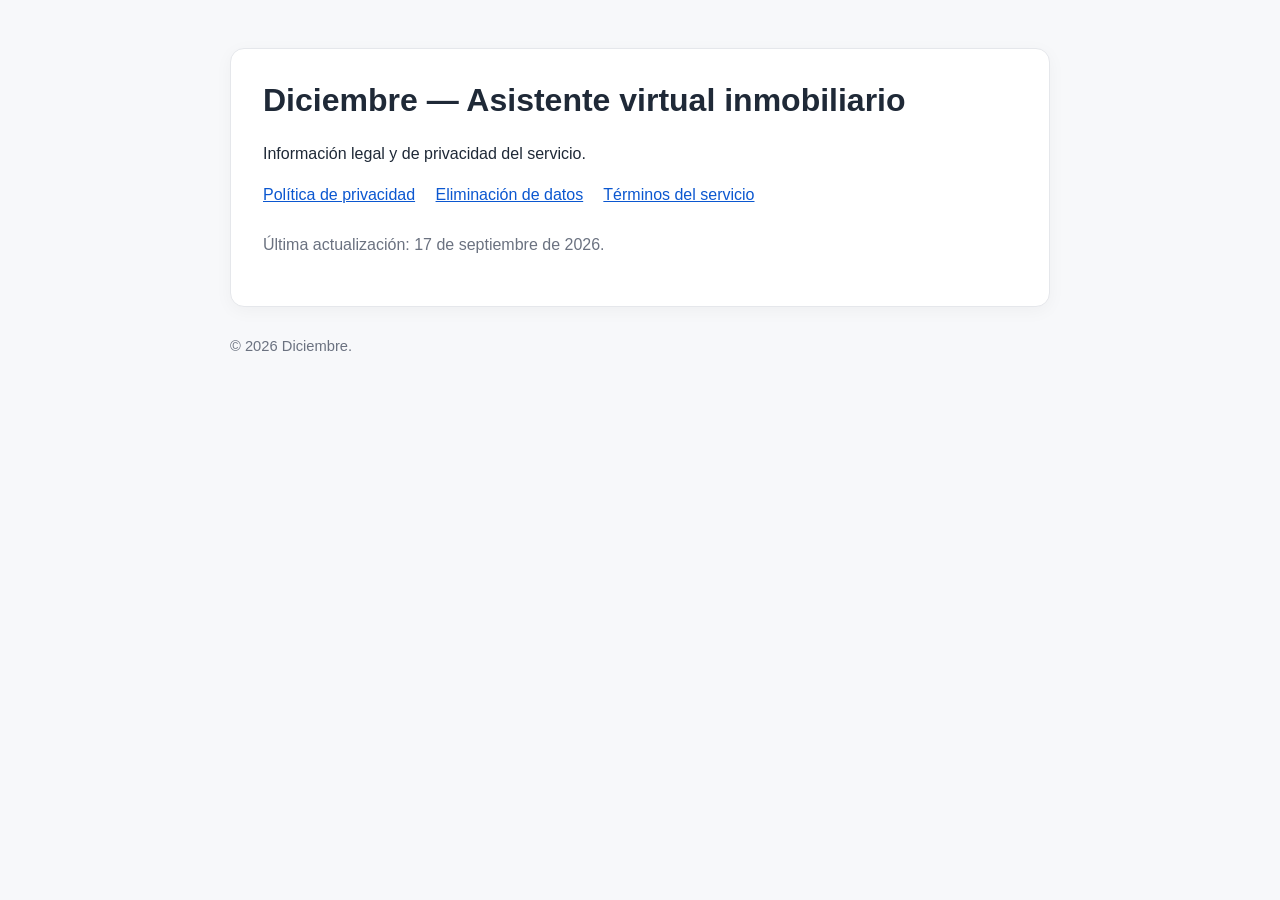
<file: index.html>
<!doctype html>
<html lang="es">
<head>
<meta charset="utf-8">
<meta name="viewport" content="width=device-width, initial-scale=1">
<title>Diciembre — Información legal</title>
<link rel="stylesheet" href="styles.css">
</head>
<body>
<main>
  <div class="card">
    <h1>Diciembre — Asistente virtual inmobiliario</h1>
    <p>Información legal y de privacidad del servicio.</p>
    <nav>
      <a href="privacy.html">Política de privacidad</a>
      <a href="data-deletion.html">Eliminación de datos</a>
      <a href="terms.html">Términos del servicio</a>
    </nav>
    <p class="muted">Última actualización: 17 de septiembre de 2026.</p>
  </div>
  <footer>© 2026 Diciembre.</footer>
</main>
</body>
</html>
</file>
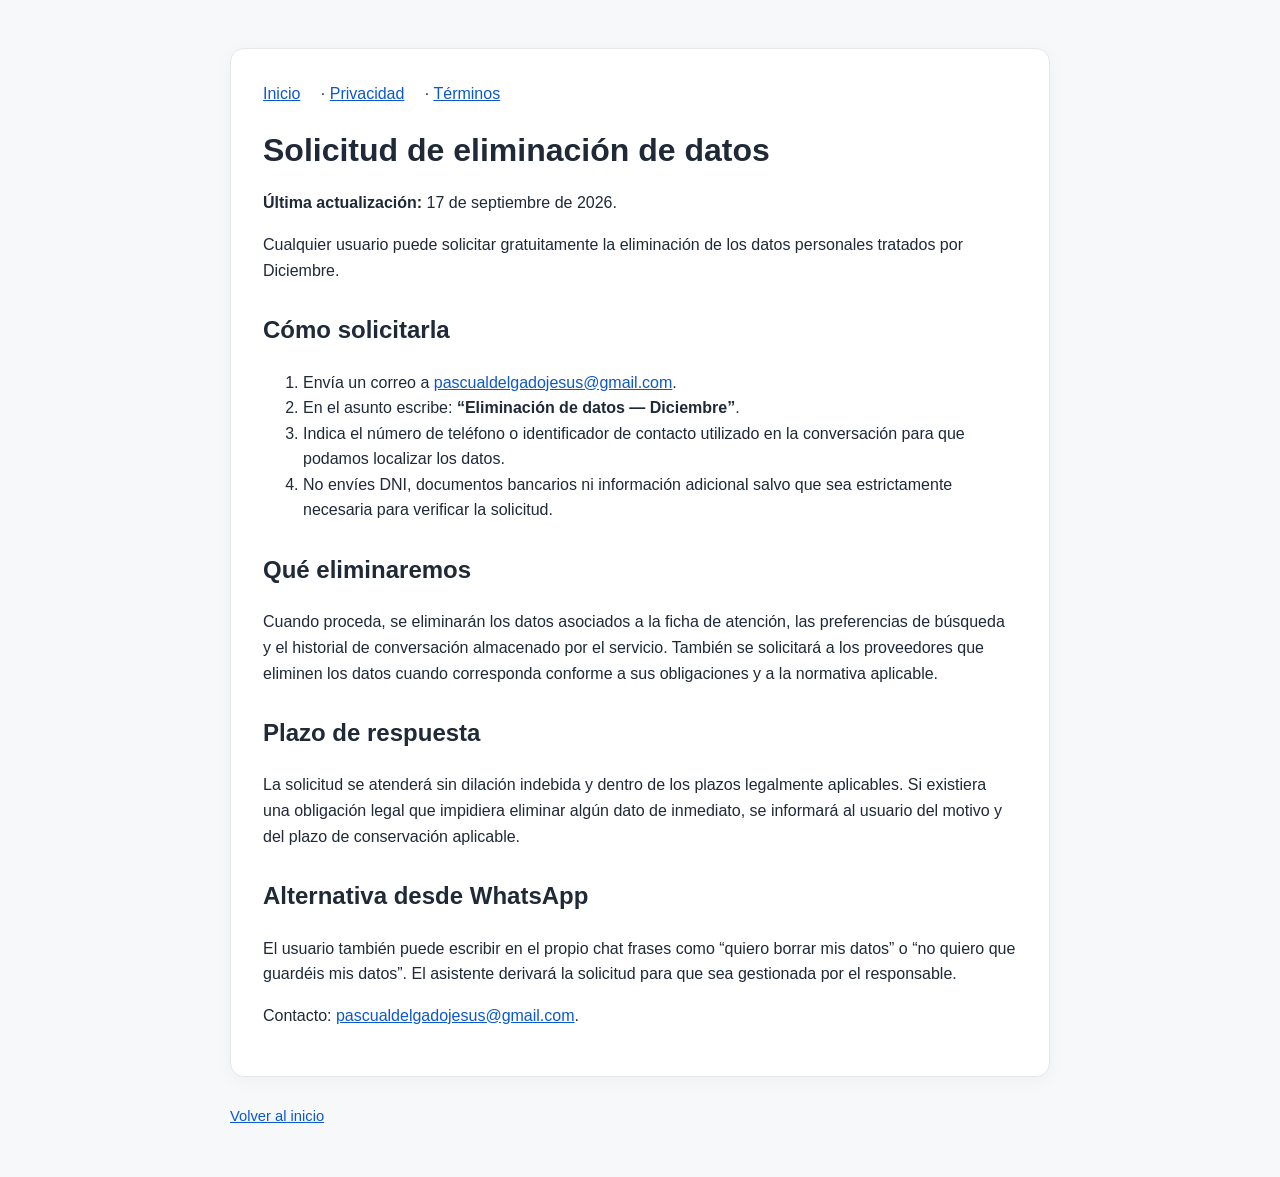
<file: data-deletion.html>
<!doctype html>
<html lang="es">
<head>
<meta charset="utf-8">
<meta name="viewport" content="width=device-width, initial-scale=1">
<title>Eliminación de datos — Diciembre</title>
<link rel="stylesheet" href="styles.css">
</head>
<body>
<main>
<div class="card">
<nav><a href="index.html">Inicio</a> · <a href="privacy.html">Privacidad</a> · <a href="terms.html">Términos</a></nav>
<h1>Solicitud de eliminación de datos</h1>
<p><strong>Última actualización:</strong> 17 de septiembre de 2026.</p>

<p>
Cualquier usuario puede solicitar gratuitamente la eliminación de los datos personales tratados por Diciembre.
</p>

<h2>Cómo solicitarla</h2>
<ol>
  <li>Envía un correo a <a href="mailto:pascualdelgadojesus@gmail.com">pascualdelgadojesus@gmail.com</a>.</li>
  <li>En el asunto escribe: <strong>“Eliminación de datos — Diciembre”</strong>.</li>
  <li>Indica el número de teléfono o identificador de contacto utilizado en la conversación para que podamos localizar los datos.</li>
  <li>No envíes DNI, documentos bancarios ni información adicional salvo que sea estrictamente necesaria para verificar la solicitud.</li>
</ol>

<h2>Qué eliminaremos</h2>
<p>
Cuando proceda, se eliminarán los datos asociados a la ficha de atención, las preferencias de búsqueda y el historial
de conversación almacenado por el servicio. También se solicitará a los proveedores que eliminen los datos cuando
corresponda conforme a sus obligaciones y a la normativa aplicable.
</p>

<h2>Plazo de respuesta</h2>
<p>
La solicitud se atenderá sin dilación indebida y dentro de los plazos legalmente aplicables.
Si existiera una obligación legal que impidiera eliminar algún dato de inmediato, se informará al usuario del motivo
y del plazo de conservación aplicable.
</p>

<h2>Alternativa desde WhatsApp</h2>
<p>
El usuario también puede escribir en el propio chat frases como “quiero borrar mis datos” o “no quiero que guardéis mis datos”.
El asistente derivará la solicitud para que sea gestionada por el responsable.
</p>

<p>Contacto: <a href="mailto:pascualdelgadojesus@gmail.com">pascualdelgadojesus@gmail.com</a>.</p>
</div>
<footer><a href="index.html">Volver al inicio</a></footer>
</main>
</body>
</html>
</file>
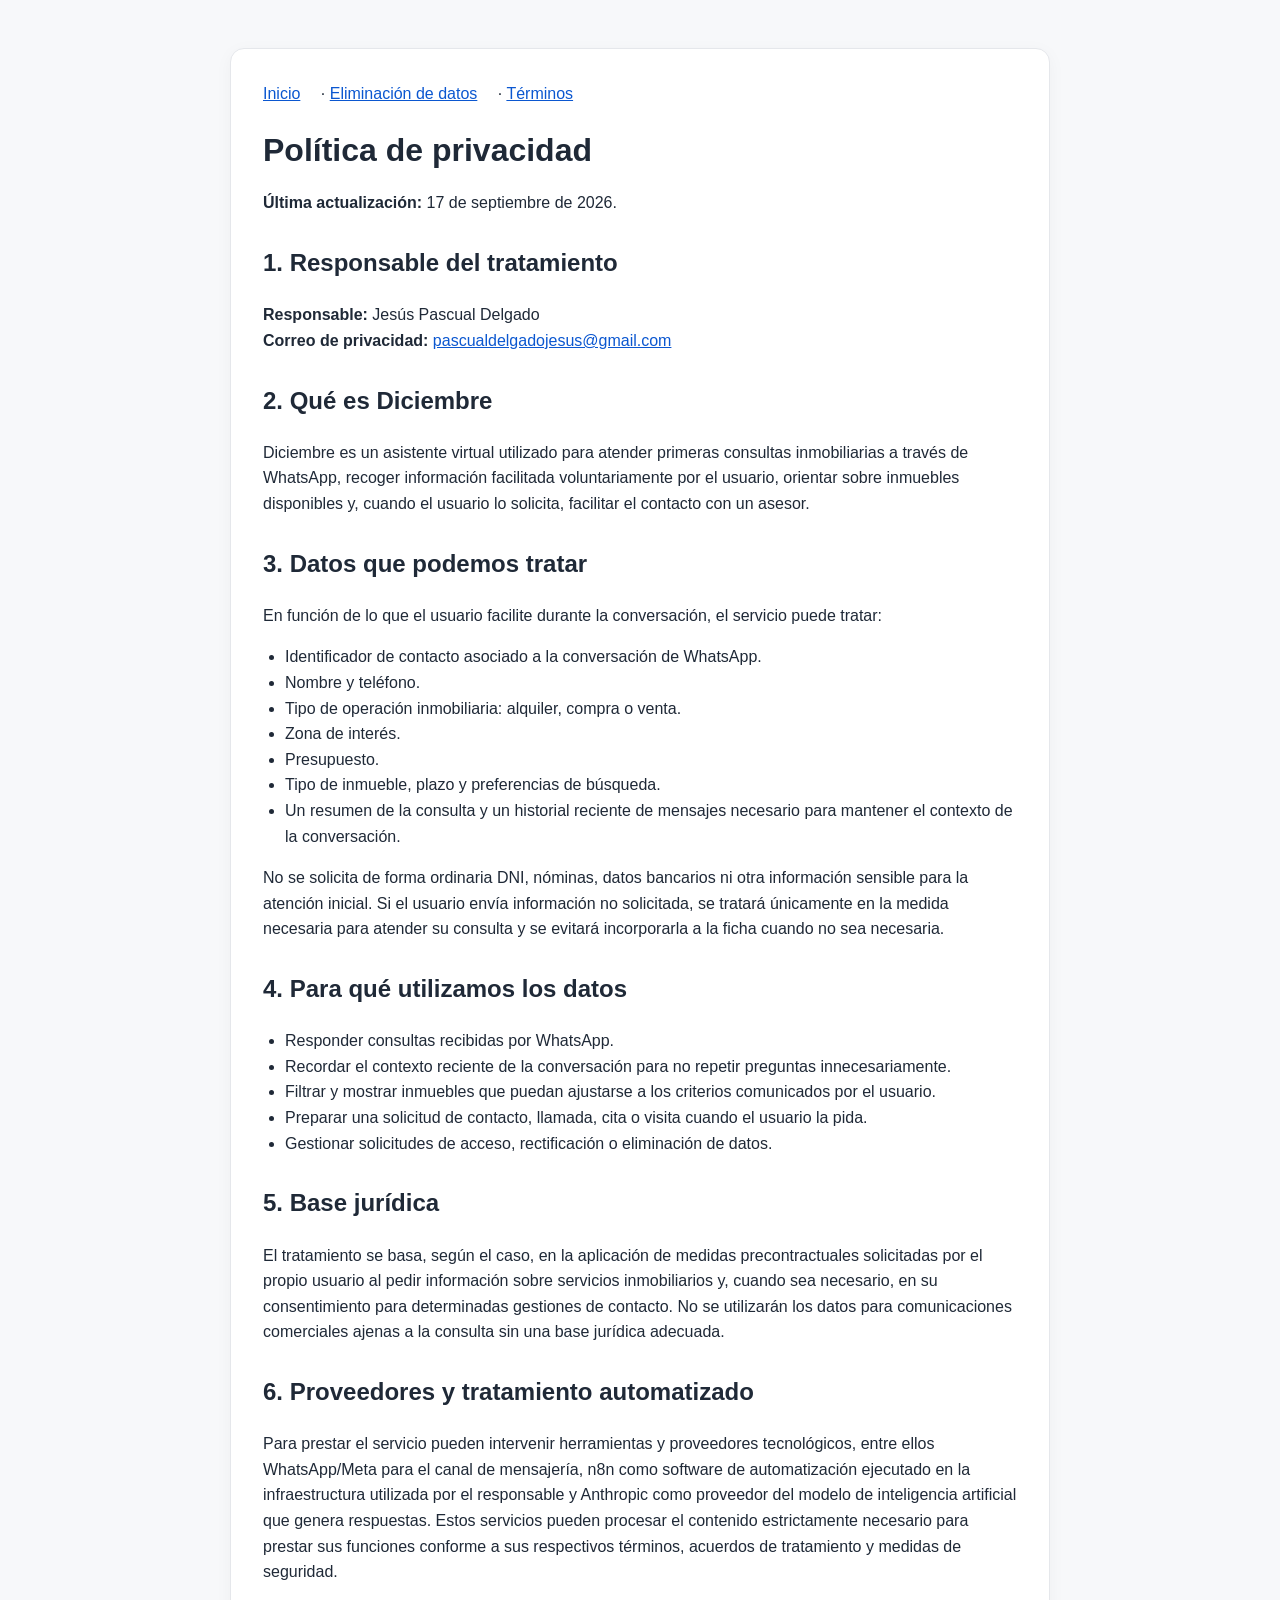
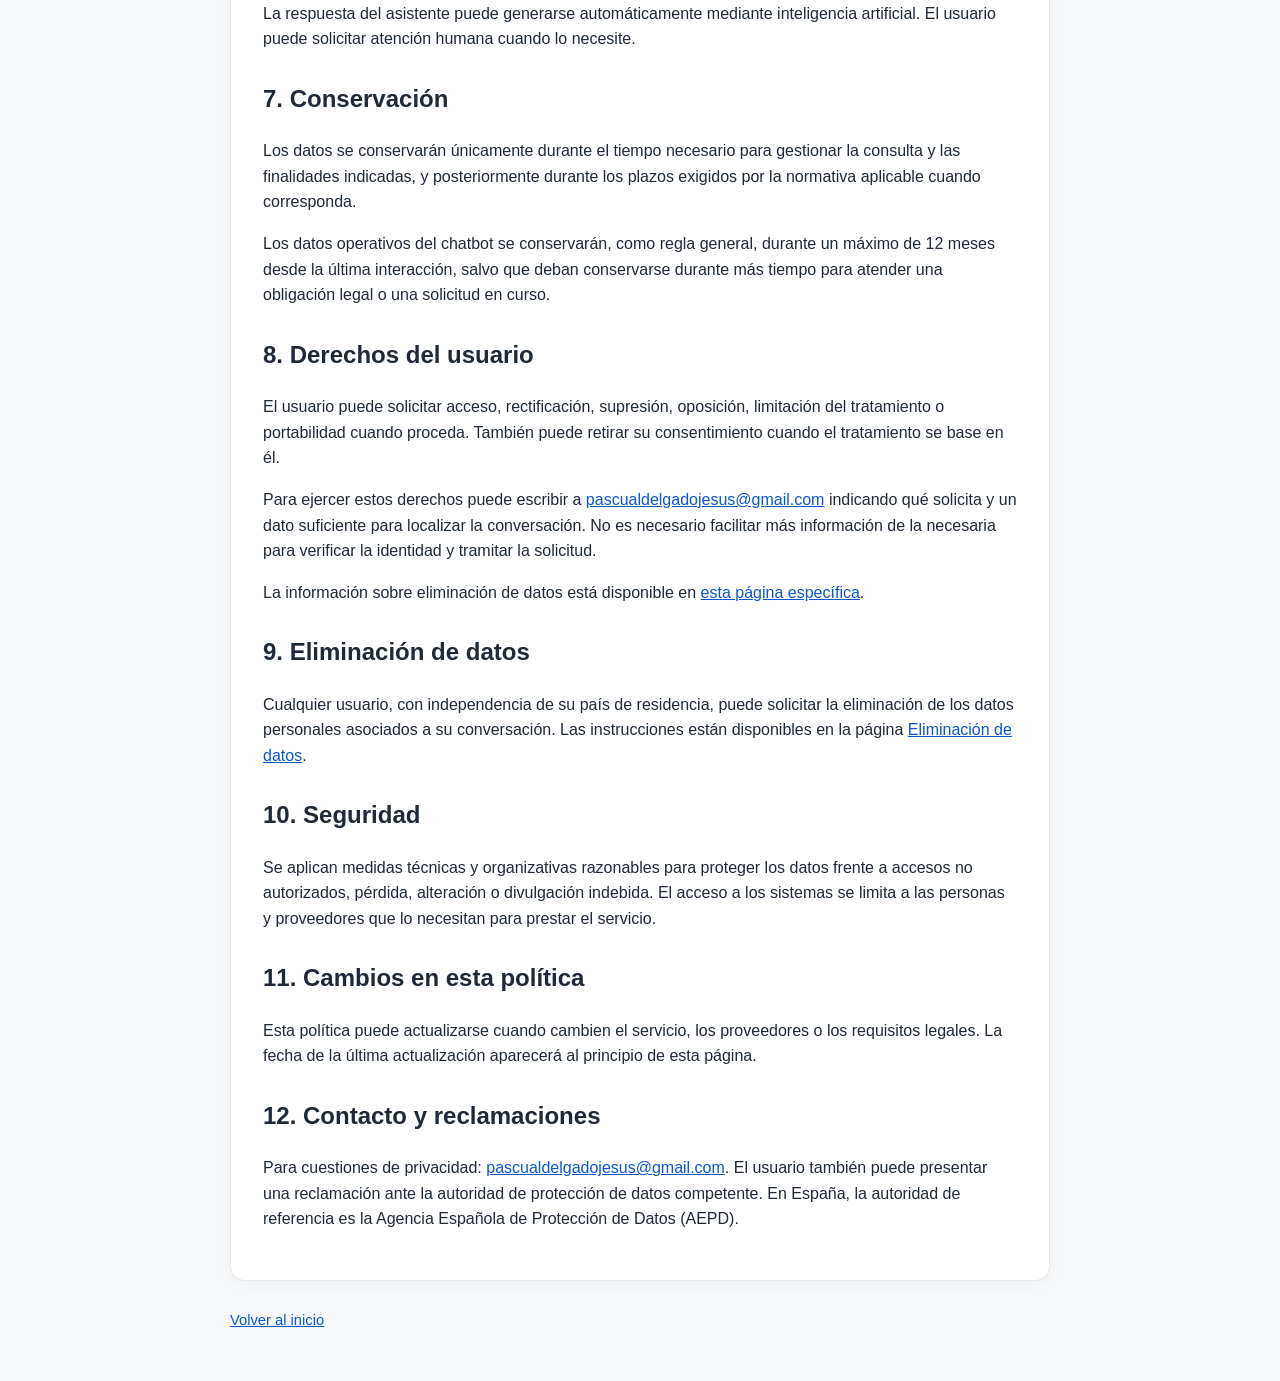
<file: privacy.html>
<!doctype html>
<html lang="es">
<head>
<meta charset="utf-8">
<meta name="viewport" content="width=device-width, initial-scale=1">
<title>Política de privacidad — Diciembre</title>
<link rel="stylesheet" href="styles.css">
</head>
<body>
<main>
<div class="card">
<nav><a href="index.html">Inicio</a> · <a href="data-deletion.html">Eliminación de datos</a> · <a href="terms.html">Términos</a></nav>
<h1>Política de privacidad</h1>
<p><strong>Última actualización:</strong> 17 de septiembre de 2026.</p>

<h2>1. Responsable del tratamiento</h2>
<p>
<strong>Responsable:</strong> Jesús Pascual Delgado<br>
<strong>Correo de privacidad:</strong> <a href="mailto:pascualdelgadojesus@gmail.com">pascualdelgadojesus@gmail.com</a>
</p>

<h2>2. Qué es Diciembre</h2>
<p>
Diciembre es un asistente virtual utilizado para atender primeras consultas inmobiliarias a través de WhatsApp,
recoger información facilitada voluntariamente por el usuario, orientar sobre inmuebles disponibles y,
cuando el usuario lo solicita, facilitar el contacto con un asesor.
</p>

<h2>3. Datos que podemos tratar</h2>
<p>En función de lo que el usuario facilite durante la conversación, el servicio puede tratar:</p>
<ul>
  <li>Identificador de contacto asociado a la conversación de WhatsApp.</li>
  <li>Nombre y teléfono.</li>
  <li>Tipo de operación inmobiliaria: alquiler, compra o venta.</li>
  <li>Zona de interés.</li>
  <li>Presupuesto.</li>
  <li>Tipo de inmueble, plazo y preferencias de búsqueda.</li>
  <li>Un resumen de la consulta y un historial reciente de mensajes necesario para mantener el contexto de la conversación.</li>
</ul>
<p>
No se solicita de forma ordinaria DNI, nóminas, datos bancarios ni otra información sensible para la atención inicial.
Si el usuario envía información no solicitada, se tratará únicamente en la medida necesaria para atender su consulta
y se evitará incorporarla a la ficha cuando no sea necesaria.
</p>

<h2>4. Para qué utilizamos los datos</h2>
<ul>
  <li>Responder consultas recibidas por WhatsApp.</li>
  <li>Recordar el contexto reciente de la conversación para no repetir preguntas innecesariamente.</li>
  <li>Filtrar y mostrar inmuebles que puedan ajustarse a los criterios comunicados por el usuario.</li>
  <li>Preparar una solicitud de contacto, llamada, cita o visita cuando el usuario la pida.</li>
  <li>Gestionar solicitudes de acceso, rectificación o eliminación de datos.</li>
</ul>

<h2>5. Base jurídica</h2>
<p>
El tratamiento se basa, según el caso, en la aplicación de medidas precontractuales solicitadas por el propio usuario
al pedir información sobre servicios inmobiliarios y, cuando sea necesario, en su consentimiento para determinadas
gestiones de contacto. No se utilizarán los datos para comunicaciones comerciales ajenas a la consulta sin una base
jurídica adecuada.
</p>

<h2>6. Proveedores y tratamiento automatizado</h2>
<p>
Para prestar el servicio pueden intervenir herramientas y proveedores tecnológicos, entre ellos WhatsApp/Meta para el
canal de mensajería, n8n como software de automatización ejecutado en la infraestructura utilizada por el responsable
y Anthropic como proveedor del modelo de inteligencia artificial que genera respuestas. Estos servicios pueden procesar
el contenido estrictamente necesario para prestar sus funciones conforme a sus respectivos términos, acuerdos de
tratamiento y medidas de seguridad.
</p>
<p>
La respuesta del asistente puede generarse automáticamente mediante inteligencia artificial. El usuario puede solicitar
atención humana cuando lo necesite.
</p>

<h2>7. Conservación</h2>
<p>
Los datos se conservarán únicamente durante el tiempo necesario para gestionar la consulta y las finalidades indicadas,
y posteriormente durante los plazos exigidos por la normativa aplicable cuando corresponda.
</p>
<p>
Los datos operativos del chatbot se conservarán, como regla general, durante un máximo de 12 meses desde la última interacción, salvo que deban conservarse durante más tiempo para atender una obligación legal o una solicitud en curso.
</p>

<h2>8. Derechos del usuario</h2>
<p>
El usuario puede solicitar acceso, rectificación, supresión, oposición, limitación del tratamiento o portabilidad cuando
proceda. También puede retirar su consentimiento cuando el tratamiento se base en él.
</p>
<p>
Para ejercer estos derechos puede escribir a
<a href="mailto:pascualdelgadojesus@gmail.com">pascualdelgadojesus@gmail.com</a>
indicando qué solicita y un dato suficiente para localizar la conversación. No es necesario facilitar más información
de la necesaria para verificar la identidad y tramitar la solicitud.
</p>
<p>
La información sobre eliminación de datos está disponible en
<a href="data-deletion.html">esta página específica</a>.
</p>

<h2>9. Eliminación de datos</h2>
<p>
Cualquier usuario, con independencia de su país de residencia, puede solicitar la eliminación de los datos personales
asociados a su conversación. Las instrucciones están disponibles en la página
<a href="data-deletion.html">Eliminación de datos</a>.
</p>

<h2>10. Seguridad</h2>
<p>
Se aplican medidas técnicas y organizativas razonables para proteger los datos frente a accesos no autorizados,
pérdida, alteración o divulgación indebida. El acceso a los sistemas se limita a las personas y proveedores que
lo necesitan para prestar el servicio.
</p>

<h2>11. Cambios en esta política</h2>
<p>
Esta política puede actualizarse cuando cambien el servicio, los proveedores o los requisitos legales.
La fecha de la última actualización aparecerá al principio de esta página.
</p>

<h2>12. Contacto y reclamaciones</h2>
<p>
Para cuestiones de privacidad: <a href="mailto:pascualdelgadojesus@gmail.com">pascualdelgadojesus@gmail.com</a>.
El usuario también puede presentar una reclamación ante la autoridad de protección de datos competente.
En España, la autoridad de referencia es la Agencia Española de Protección de Datos (AEPD).
</p>
</div>
<footer><a href="index.html">Volver al inicio</a></footer>
</main>
</body>
</html>
</file>
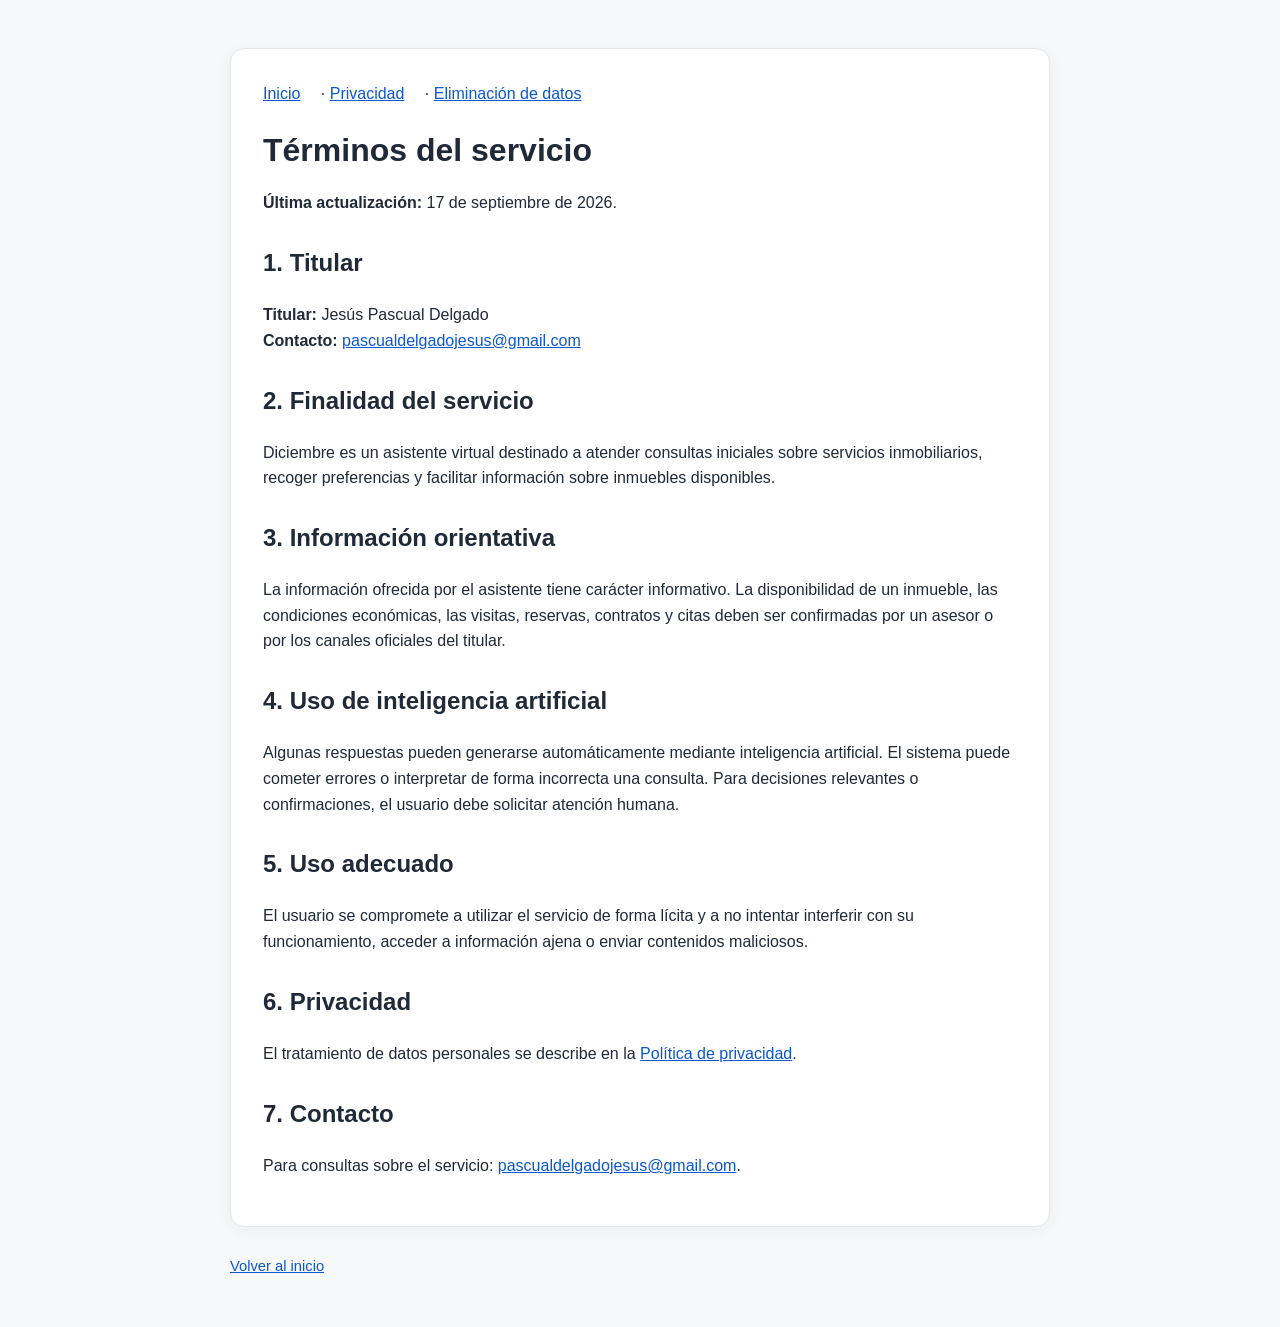
<file: terms.html>
<!doctype html>
<html lang="es">
<head>
<meta charset="utf-8">
<meta name="viewport" content="width=device-width, initial-scale=1">
<title>Términos del servicio — Diciembre</title>
<link rel="stylesheet" href="styles.css">
</head>
<body>
<main>
<div class="card">
<nav><a href="index.html">Inicio</a> · <a href="privacy.html">Privacidad</a> · <a href="data-deletion.html">Eliminación de datos</a></nav>
<h1>Términos del servicio</h1>
<p><strong>Última actualización:</strong> 17 de septiembre de 2026.</p>

<h2>1. Titular</h2>
<p>
<strong>Titular:</strong> Jesús Pascual Delgado<br>
<strong>Contacto:</strong> <a href="mailto:pascualdelgadojesus@gmail.com">pascualdelgadojesus@gmail.com</a>
</p>

<h2>2. Finalidad del servicio</h2>
<p>
Diciembre es un asistente virtual destinado a atender consultas iniciales sobre servicios inmobiliarios,
recoger preferencias y facilitar información sobre inmuebles disponibles.
</p>

<h2>3. Información orientativa</h2>
<p>
La información ofrecida por el asistente tiene carácter informativo. La disponibilidad de un inmueble,
las condiciones económicas, las visitas, reservas, contratos y citas deben ser confirmadas por un asesor o
por los canales oficiales del titular.
</p>

<h2>4. Uso de inteligencia artificial</h2>
<p>
Algunas respuestas pueden generarse automáticamente mediante inteligencia artificial. El sistema puede cometer errores
o interpretar de forma incorrecta una consulta. Para decisiones relevantes o confirmaciones, el usuario debe solicitar
atención humana.
</p>

<h2>5. Uso adecuado</h2>
<p>
El usuario se compromete a utilizar el servicio de forma lícita y a no intentar interferir con su funcionamiento,
acceder a información ajena o enviar contenidos maliciosos.
</p>

<h2>6. Privacidad</h2>
<p>
El tratamiento de datos personales se describe en la
<a href="privacy.html">Política de privacidad</a>.
</p>

<h2>7. Contacto</h2>
<p>Para consultas sobre el servicio: <a href="mailto:pascualdelgadojesus@gmail.com">pascualdelgadojesus@gmail.com</a>.</p>
</div>
<footer><a href="index.html">Volver al inicio</a></footer>
</main>
</body>
</html>
</file>
<file: styles.css>
:root{
  --bg:#f7f8fa; --card:#ffffff; --text:#1f2937; --muted:#6b7280;
  --border:#e5e7eb; --accent:#111827;
}
*{box-sizing:border-box}
body{
  margin:0; font-family:Arial,Helvetica,sans-serif; background:var(--bg); color:var(--text);
  line-height:1.6;
}
main{max-width:860px;margin:48px auto;padding:0 20px}
.card{
  background:var(--card);border:1px solid var(--border);border-radius:14px;
  padding:32px;box-shadow:0 4px 18px rgba(0,0,0,.04)
}
h1{margin-top:0;line-height:1.2}
h2{margin-top:28px}
a{color:#0b57d0}
nav{margin-bottom:24px}
nav a{margin-right:16px}
.notice{
  border-left:4px solid #b45309;background:#fffbeb;padding:12px 16px;margin:18px 0
}
small,.muted{color:var(--muted)}
footer{margin:28px 0;color:var(--muted);font-size:.92rem}
code{background:#f3f4f6;padding:2px 5px;border-radius:4px}
ul{padding-left:22px}
</file>
